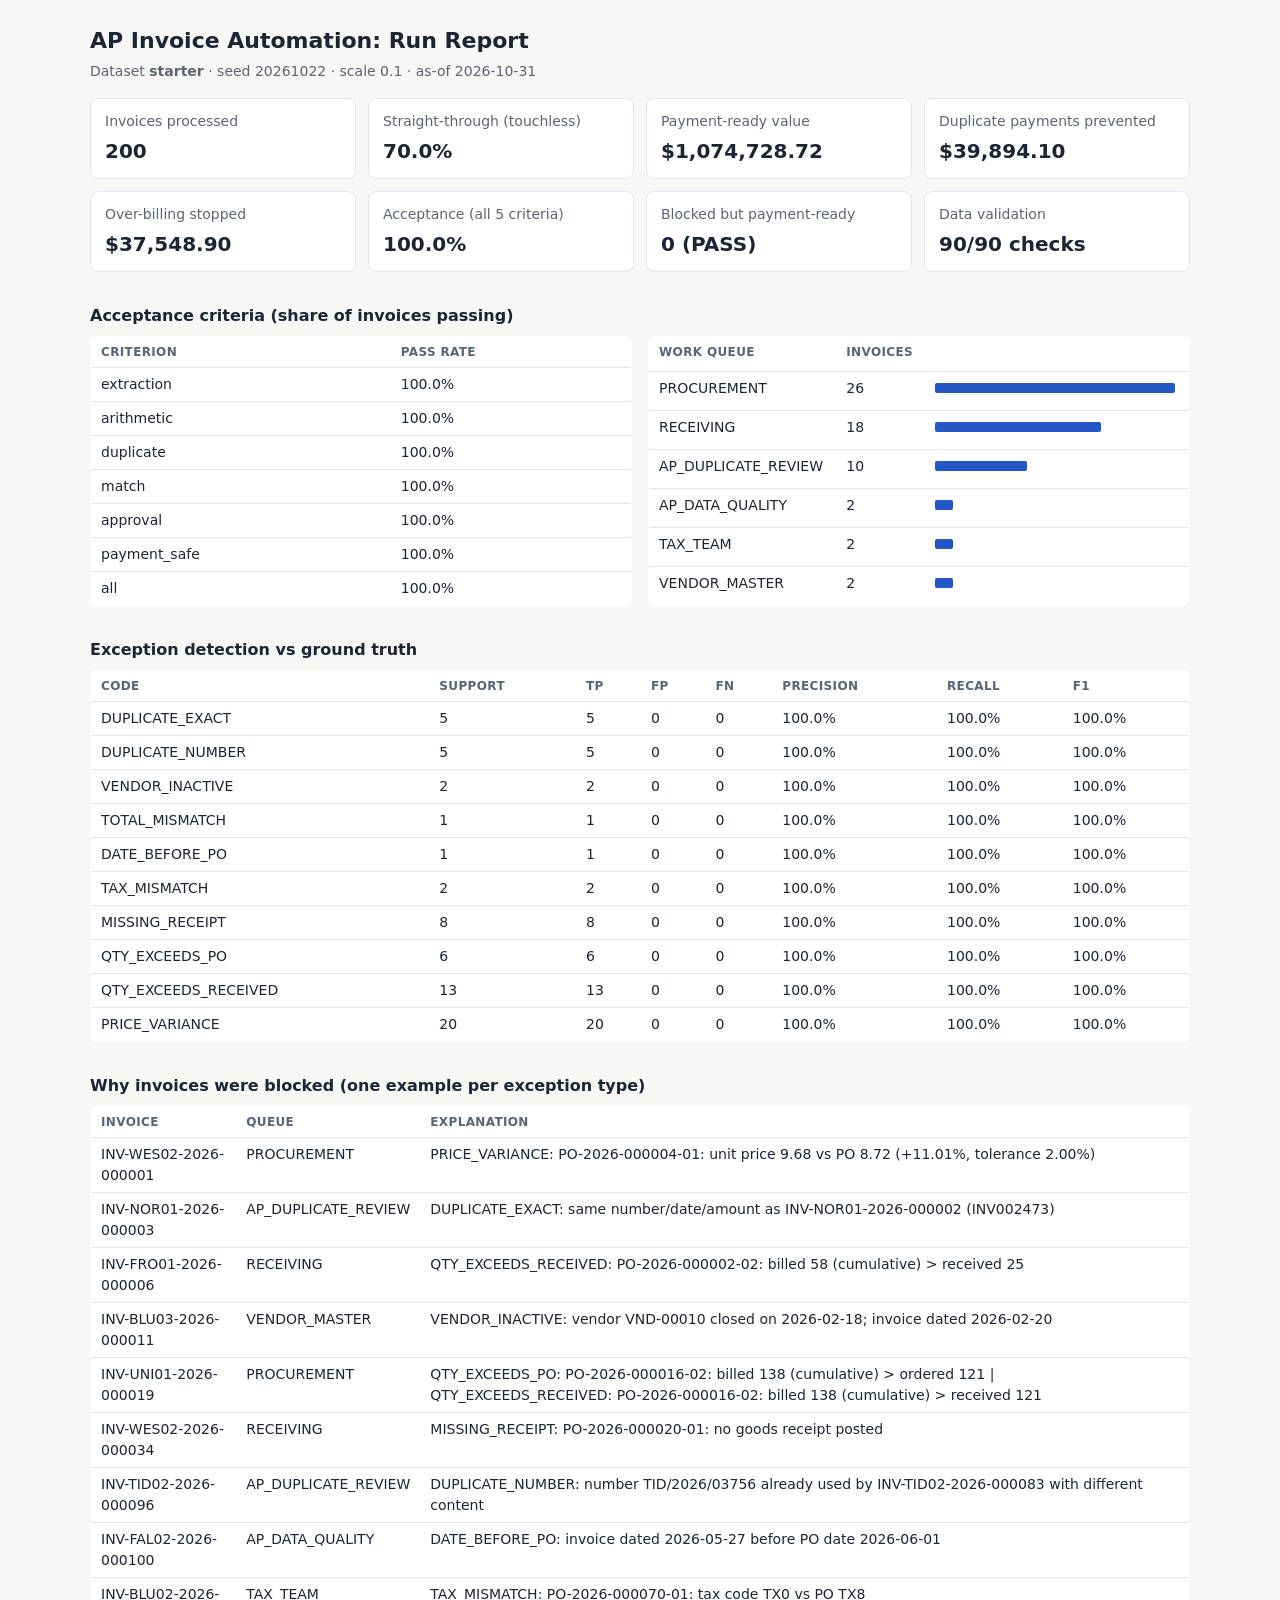
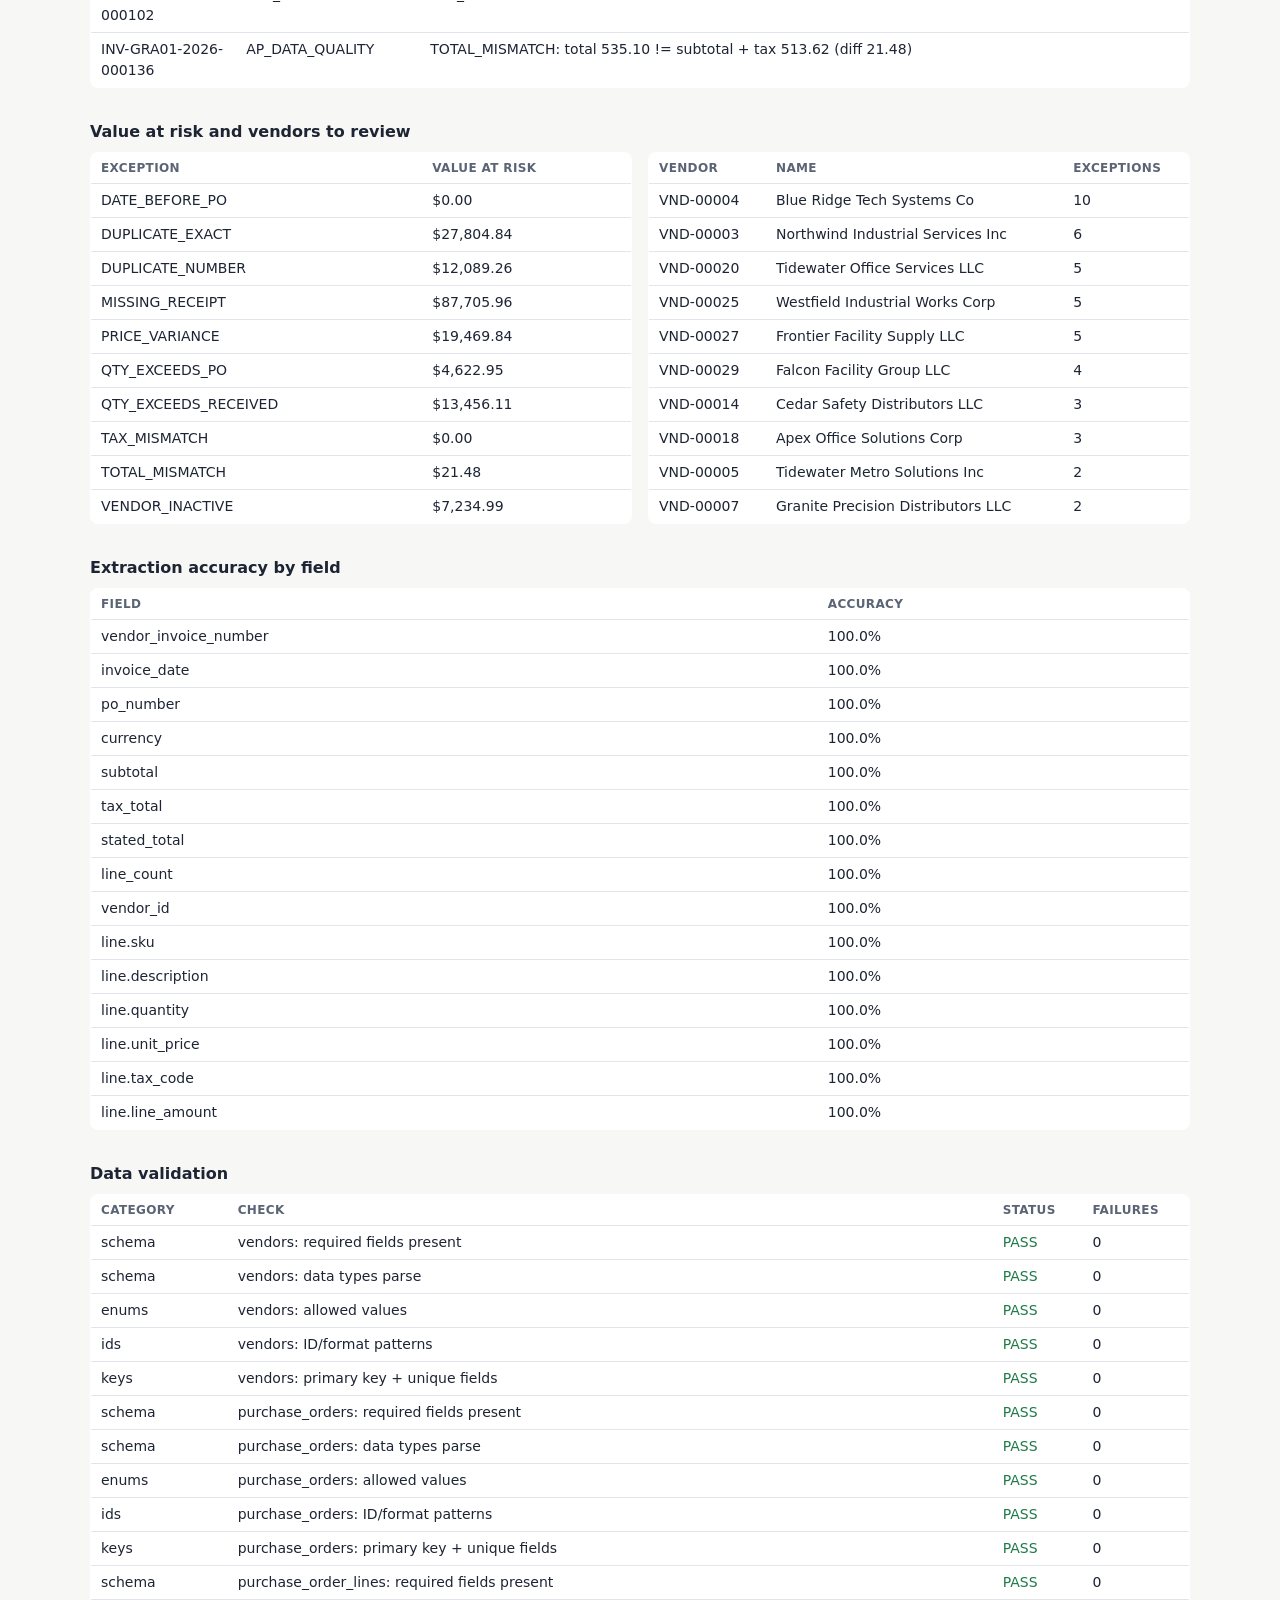
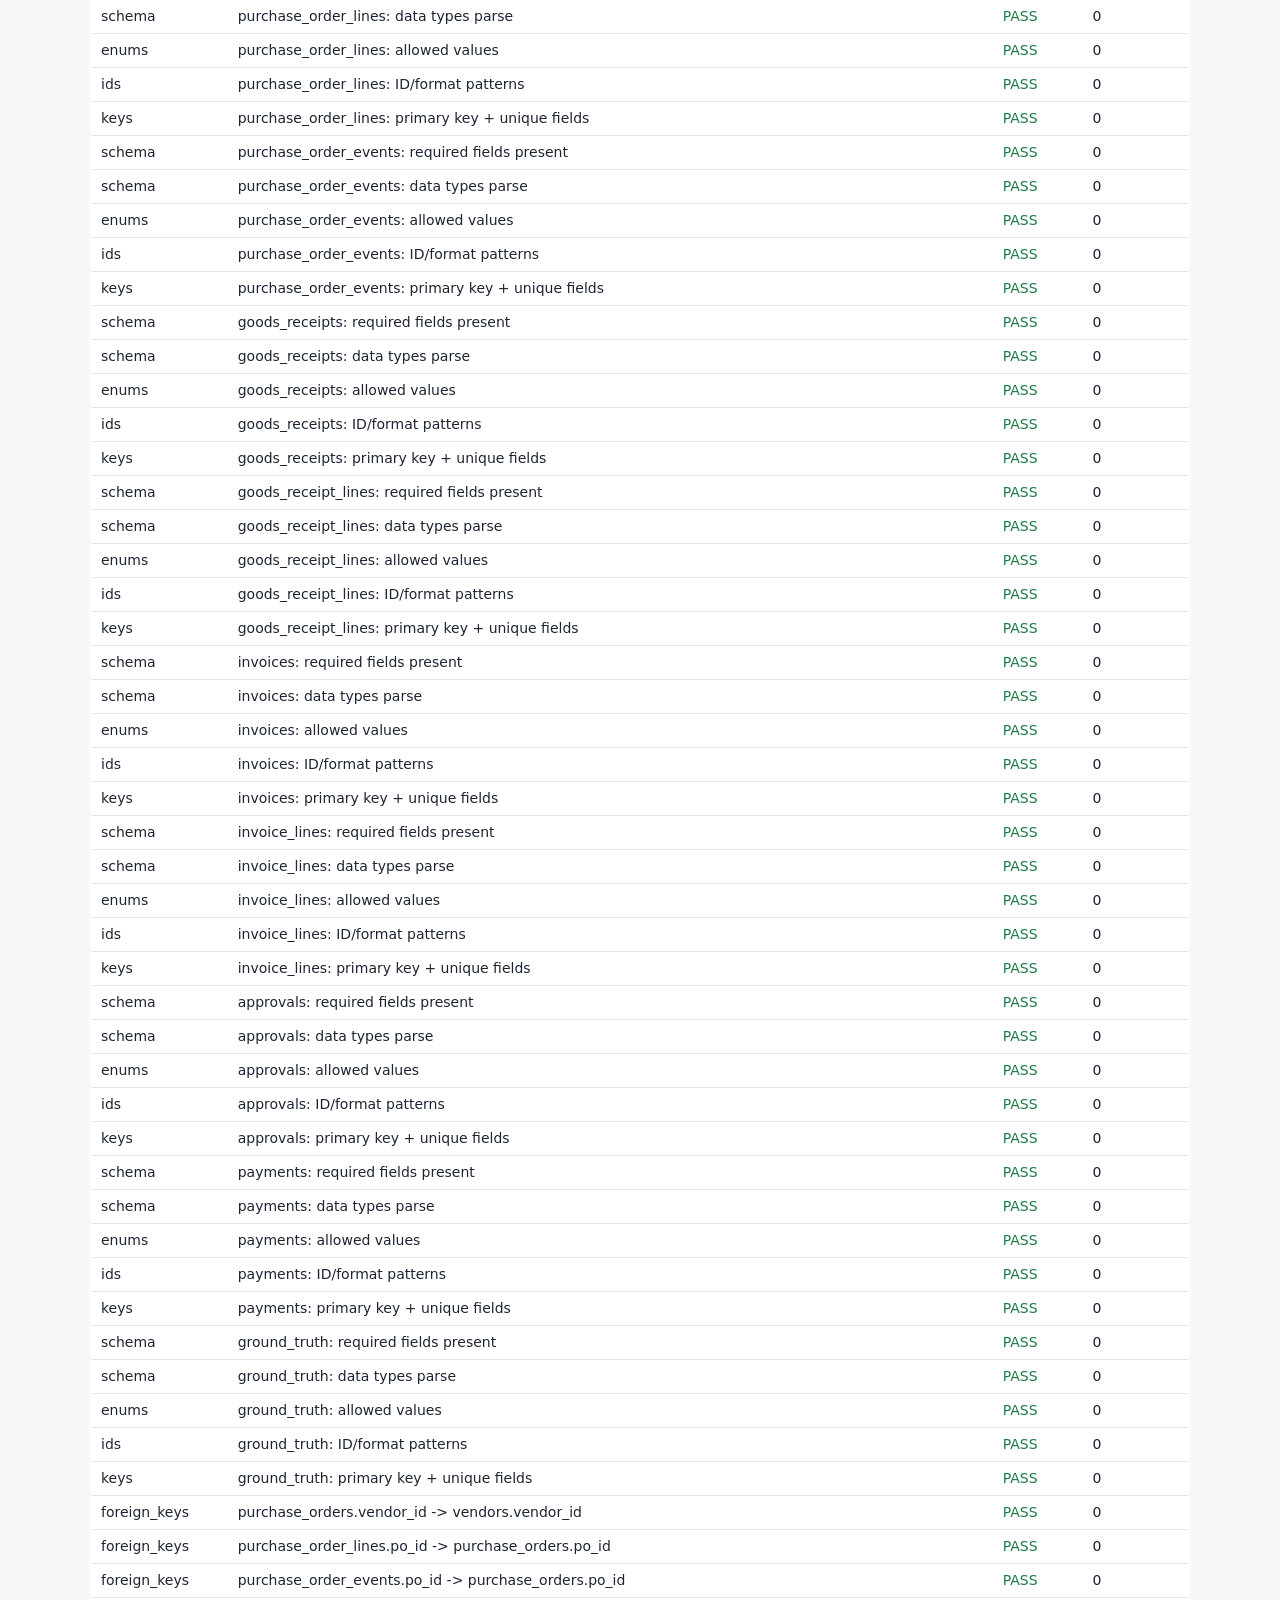
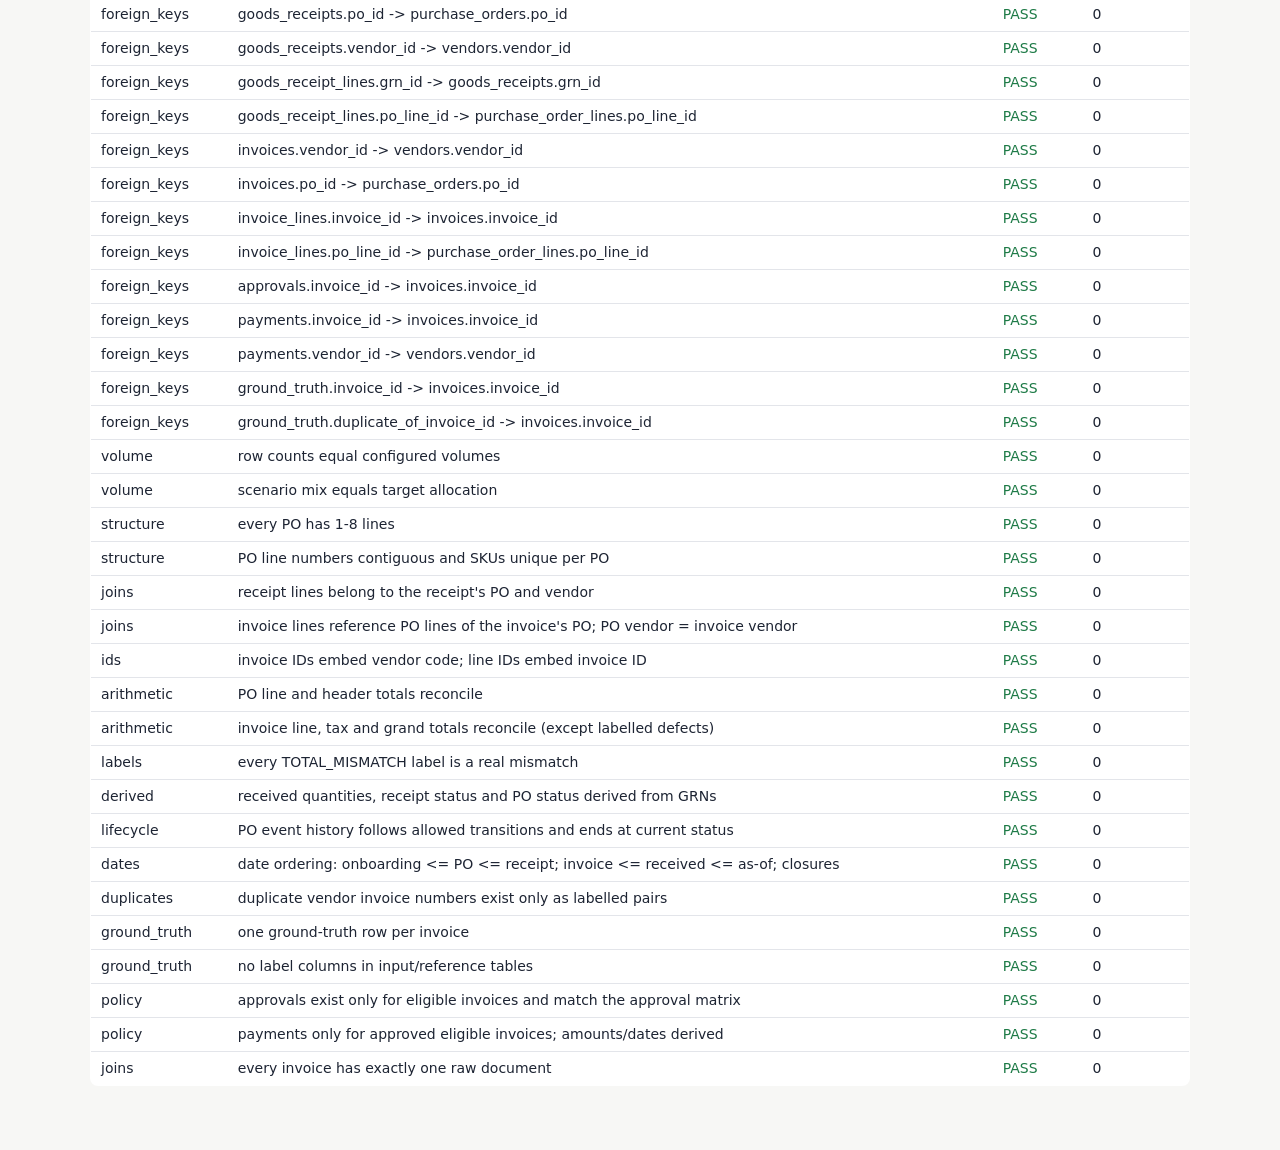
<file: output/starter/report.html>
<!DOCTYPE html>
<html lang="en"><head><meta charset="utf-8"><meta name="viewport" content="width=device-width, initial-scale=1">
<title>AP Automation Run Report</title>
<style>
:root { --bg:#f7f7f5; --card:#fff; --ink:#1d2433; --muted:#5b6475; --line:#e3e5ea; --accent:#2457c5; --ok:#1d7a46; --bad:#b42318; }
@media (prefers-color-scheme: dark) { :root { --bg:#14171d; --card:#1d2129; --ink:#e8eaee; --muted:#9aa3b2; --line:#2c323d; --accent:#7aa2ff; --ok:#4cc38a; --bad:#ff7a6e; } }
body { margin:0; font:14px/1.5 system-ui,-apple-system,Segoe UI,Roboto,sans-serif; background:var(--bg); color:var(--ink); }
main { max-width:1100px; margin:0 auto; padding:24px 16px 64px; }
h1 { font-size:22px; margin:0 0 4px; } h2 { font-size:16px; margin:32px 0 8px; }
.muted { color:var(--muted); }
.cards { display:grid; grid-template-columns:repeat(auto-fit,minmax(220px,1fr)); gap:12px; margin-top:16px; }
.card { background:var(--card); border:1px solid var(--line); border-radius:8px; padding:12px 14px; }
.card b { display:block; font-size:20px; margin-top:4px; font-variant-numeric:tabular-nums; }
table { width:100%; border-collapse:collapse; background:var(--card); border:1px solid var(--line); border-radius:8px; overflow:hidden; }
th,td { text-align:left; padding:6px 10px; border-bottom:1px solid var(--line); vertical-align:top; font-variant-numeric:tabular-nums; }
th { font-weight:600; color:var(--muted); font-size:12px; text-transform:uppercase; letter-spacing:.03em; }
.bar { display:inline-block; height:10px; background:var(--accent); border-radius:2px; }
tr.fail td { color:var(--bad); } tr.pass td:nth-child(3) { color:var(--ok); }
.grid2 { display:grid; grid-template-columns:repeat(auto-fit,minmax(320px,1fr)); gap:16px; }
.scroll { overflow-x:auto; }
</style></head><body><main>
<h1>AP Invoice Automation: Run Report</h1>
<div class="muted">Dataset <b>starter</b> · seed 20261022 · scale 0.1 · as-of 2026-10-31</div>
<div class="cards"><div class="card"><span class="muted">Invoices processed</span><b>200</b></div><div class="card"><span class="muted">Straight-through (touchless)</span><b>70.0%</b></div><div class="card"><span class="muted">Payment-ready value</span><b>$1,074,728.72</b></div><div class="card"><span class="muted">Duplicate payments prevented</span><b>$39,894.10</b></div><div class="card"><span class="muted">Over-billing stopped</span><b>$37,548.90</b></div><div class="card"><span class="muted">Acceptance (all 5 criteria)</span><b>100.0%</b></div><div class="card"><span class="muted">Blocked but payment-ready</span><b>0 (PASS)</b></div><div class="card"><span class="muted">Data validation</span><b>90/90 checks</b></div></div>

<h2>Acceptance criteria (share of invoices passing)</h2>
<div class="grid2"><table><tr><th>Criterion</th><th>Pass rate</th></tr><tr><td>extraction</td><td>100.0%</td></tr><tr><td>arithmetic</td><td>100.0%</td></tr><tr><td>duplicate</td><td>100.0%</td></tr><tr><td>match</td><td>100.0%</td></tr><tr><td>approval</td><td>100.0%</td></tr><tr><td>payment_safe</td><td>100.0%</td></tr><tr><td>all</td><td>100.0%</td></tr></table>
<table><tr><th>Work queue</th><th>Invoices</th><th></th></tr><tr><td>PROCUREMENT</td><td>26</td><td><span class="bar" style="width:240px"></span></td></tr><tr><td>RECEIVING</td><td>18</td><td><span class="bar" style="width:166px"></span></td></tr><tr><td>AP_DUPLICATE_REVIEW</td><td>10</td><td><span class="bar" style="width:92px"></span></td></tr><tr><td>AP_DATA_QUALITY</td><td>2</td><td><span class="bar" style="width:18px"></span></td></tr><tr><td>TAX_TEAM</td><td>2</td><td><span class="bar" style="width:18px"></span></td></tr><tr><td>VENDOR_MASTER</td><td>2</td><td><span class="bar" style="width:18px"></span></td></tr></table></div>

<h2>Exception detection vs ground truth</h2>
<div class="scroll"><table><tr><th>Code</th><th>Support</th><th>TP</th><th>FP</th><th>FN</th><th>Precision</th><th>Recall</th><th>F1</th></tr><tr><td>DUPLICATE_EXACT</td><td>5</td><td>5</td><td>0</td><td>0</td><td>100.0%</td><td>100.0%</td><td>100.0%</td></tr><tr><td>DUPLICATE_NUMBER</td><td>5</td><td>5</td><td>0</td><td>0</td><td>100.0%</td><td>100.0%</td><td>100.0%</td></tr><tr><td>VENDOR_INACTIVE</td><td>2</td><td>2</td><td>0</td><td>0</td><td>100.0%</td><td>100.0%</td><td>100.0%</td></tr><tr><td>TOTAL_MISMATCH</td><td>1</td><td>1</td><td>0</td><td>0</td><td>100.0%</td><td>100.0%</td><td>100.0%</td></tr><tr><td>DATE_BEFORE_PO</td><td>1</td><td>1</td><td>0</td><td>0</td><td>100.0%</td><td>100.0%</td><td>100.0%</td></tr><tr><td>TAX_MISMATCH</td><td>2</td><td>2</td><td>0</td><td>0</td><td>100.0%</td><td>100.0%</td><td>100.0%</td></tr><tr><td>MISSING_RECEIPT</td><td>8</td><td>8</td><td>0</td><td>0</td><td>100.0%</td><td>100.0%</td><td>100.0%</td></tr><tr><td>QTY_EXCEEDS_PO</td><td>6</td><td>6</td><td>0</td><td>0</td><td>100.0%</td><td>100.0%</td><td>100.0%</td></tr><tr><td>QTY_EXCEEDS_RECEIVED</td><td>13</td><td>13</td><td>0</td><td>0</td><td>100.0%</td><td>100.0%</td><td>100.0%</td></tr><tr><td>PRICE_VARIANCE</td><td>20</td><td>20</td><td>0</td><td>0</td><td>100.0%</td><td>100.0%</td><td>100.0%</td></tr></table></div>

<h2>Why invoices were blocked (one example per exception type)</h2>
<div class="scroll"><table><tr><th>Invoice</th><th>Queue</th><th>Explanation</th></tr><tr><td>INV-WES02-2026-000001</td><td>PROCUREMENT</td><td>PRICE_VARIANCE: PO-2026-000004-01: unit price 9.68 vs PO 8.72 (+11.01%, tolerance 2.00%)</td></tr><tr><td>INV-NOR01-2026-000003</td><td>AP_DUPLICATE_REVIEW</td><td>DUPLICATE_EXACT: same number/date/amount as INV-NOR01-2026-000002 (INV002473)</td></tr><tr><td>INV-FRO01-2026-000006</td><td>RECEIVING</td><td>QTY_EXCEEDS_RECEIVED: PO-2026-000002-02: billed 58 (cumulative) &gt; received 25</td></tr><tr><td>INV-BLU03-2026-000011</td><td>VENDOR_MASTER</td><td>VENDOR_INACTIVE: vendor VND-00010 closed on 2026-02-18; invoice dated 2026-02-20</td></tr><tr><td>INV-UNI01-2026-000019</td><td>PROCUREMENT</td><td>QTY_EXCEEDS_PO: PO-2026-000016-02: billed 138 (cumulative) &gt; ordered 121 | QTY_EXCEEDS_RECEIVED: PO-2026-000016-02: billed 138 (cumulative) &gt; received 121</td></tr><tr><td>INV-WES02-2026-000034</td><td>RECEIVING</td><td>MISSING_RECEIPT: PO-2026-000020-01: no goods receipt posted</td></tr><tr><td>INV-TID02-2026-000096</td><td>AP_DUPLICATE_REVIEW</td><td>DUPLICATE_NUMBER: number TID/2026/03756 already used by INV-TID02-2026-000083 with different content</td></tr><tr><td>INV-FAL02-2026-000100</td><td>AP_DATA_QUALITY</td><td>DATE_BEFORE_PO: invoice dated 2026-05-27 before PO date 2026-06-01</td></tr><tr><td>INV-BLU02-2026-000102</td><td>TAX_TEAM</td><td>TAX_MISMATCH: PO-2026-000070-01: tax code TX0 vs PO TX8</td></tr><tr><td>INV-GRA01-2026-000136</td><td>AP_DATA_QUALITY</td><td>TOTAL_MISMATCH: total 535.10 != subtotal + tax 513.62 (diff 21.48)</td></tr></table></div>

<h2>Value at risk and vendors to review</h2>
<div class="grid2"><table><tr><th>Exception</th><th>Value at risk</th></tr><tr><td>DATE_BEFORE_PO</td><td>$0.00</td></tr><tr><td>DUPLICATE_EXACT</td><td>$27,804.84</td></tr><tr><td>DUPLICATE_NUMBER</td><td>$12,089.26</td></tr><tr><td>MISSING_RECEIPT</td><td>$87,705.96</td></tr><tr><td>PRICE_VARIANCE</td><td>$19,469.84</td></tr><tr><td>QTY_EXCEEDS_PO</td><td>$4,622.95</td></tr><tr><td>QTY_EXCEEDS_RECEIVED</td><td>$13,456.11</td></tr><tr><td>TAX_MISMATCH</td><td>$0.00</td></tr><tr><td>TOTAL_MISMATCH</td><td>$21.48</td></tr><tr><td>VENDOR_INACTIVE</td><td>$7,234.99</td></tr></table>
<table><tr><th>Vendor</th><th>Name</th><th>Exceptions</th></tr><tr><td>VND-00004</td><td>Blue Ridge Tech Systems Co</td><td>10</td></tr><tr><td>VND-00003</td><td>Northwind Industrial Services Inc</td><td>6</td></tr><tr><td>VND-00020</td><td>Tidewater Office Services LLC</td><td>5</td></tr><tr><td>VND-00025</td><td>Westfield Industrial Works Corp</td><td>5</td></tr><tr><td>VND-00027</td><td>Frontier Facility Supply LLC</td><td>5</td></tr><tr><td>VND-00029</td><td>Falcon Facility Group LLC</td><td>4</td></tr><tr><td>VND-00014</td><td>Cedar Safety Distributors LLC</td><td>3</td></tr><tr><td>VND-00018</td><td>Apex Office Solutions Corp</td><td>3</td></tr><tr><td>VND-00005</td><td>Tidewater Metro Solutions Inc</td><td>2</td></tr><tr><td>VND-00007</td><td>Granite Precision Distributors LLC</td><td>2</td></tr></table></div>

<h2>Extraction accuracy by field</h2>
<table><tr><th>Field</th><th>Accuracy</th></tr><tr><td>vendor_invoice_number</td><td>100.0%</td></tr><tr><td>invoice_date</td><td>100.0%</td></tr><tr><td>po_number</td><td>100.0%</td></tr><tr><td>currency</td><td>100.0%</td></tr><tr><td>subtotal</td><td>100.0%</td></tr><tr><td>tax_total</td><td>100.0%</td></tr><tr><td>stated_total</td><td>100.0%</td></tr><tr><td>line_count</td><td>100.0%</td></tr><tr><td>vendor_id</td><td>100.0%</td></tr><tr><td>line.sku</td><td>100.0%</td></tr><tr><td>line.description</td><td>100.0%</td></tr><tr><td>line.quantity</td><td>100.0%</td></tr><tr><td>line.unit_price</td><td>100.0%</td></tr><tr><td>line.tax_code</td><td>100.0%</td></tr><tr><td>line.line_amount</td><td>100.0%</td></tr></table>

<h2>Data validation</h2>
<div class="scroll"><table><tr><th>Category</th><th>Check</th><th>Status</th><th>Failures</th></tr><tr class='pass'><td>schema</td><td>vendors: required fields present</td><td>PASS</td><td>0</td></tr><tr class='pass'><td>schema</td><td>vendors: data types parse</td><td>PASS</td><td>0</td></tr><tr class='pass'><td>enums</td><td>vendors: allowed values</td><td>PASS</td><td>0</td></tr><tr class='pass'><td>ids</td><td>vendors: ID/format patterns</td><td>PASS</td><td>0</td></tr><tr class='pass'><td>keys</td><td>vendors: primary key + unique fields</td><td>PASS</td><td>0</td></tr><tr class='pass'><td>schema</td><td>purchase_orders: required fields present</td><td>PASS</td><td>0</td></tr><tr class='pass'><td>schema</td><td>purchase_orders: data types parse</td><td>PASS</td><td>0</td></tr><tr class='pass'><td>enums</td><td>purchase_orders: allowed values</td><td>PASS</td><td>0</td></tr><tr class='pass'><td>ids</td><td>purchase_orders: ID/format patterns</td><td>PASS</td><td>0</td></tr><tr class='pass'><td>keys</td><td>purchase_orders: primary key + unique fields</td><td>PASS</td><td>0</td></tr><tr class='pass'><td>schema</td><td>purchase_order_lines: required fields present</td><td>PASS</td><td>0</td></tr><tr class='pass'><td>schema</td><td>purchase_order_lines: data types parse</td><td>PASS</td><td>0</td></tr><tr class='pass'><td>enums</td><td>purchase_order_lines: allowed values</td><td>PASS</td><td>0</td></tr><tr class='pass'><td>ids</td><td>purchase_order_lines: ID/format patterns</td><td>PASS</td><td>0</td></tr><tr class='pass'><td>keys</td><td>purchase_order_lines: primary key + unique fields</td><td>PASS</td><td>0</td></tr><tr class='pass'><td>schema</td><td>purchase_order_events: required fields present</td><td>PASS</td><td>0</td></tr><tr class='pass'><td>schema</td><td>purchase_order_events: data types parse</td><td>PASS</td><td>0</td></tr><tr class='pass'><td>enums</td><td>purchase_order_events: allowed values</td><td>PASS</td><td>0</td></tr><tr class='pass'><td>ids</td><td>purchase_order_events: ID/format patterns</td><td>PASS</td><td>0</td></tr><tr class='pass'><td>keys</td><td>purchase_order_events: primary key + unique fields</td><td>PASS</td><td>0</td></tr><tr class='pass'><td>schema</td><td>goods_receipts: required fields present</td><td>PASS</td><td>0</td></tr><tr class='pass'><td>schema</td><td>goods_receipts: data types parse</td><td>PASS</td><td>0</td></tr><tr class='pass'><td>enums</td><td>goods_receipts: allowed values</td><td>PASS</td><td>0</td></tr><tr class='pass'><td>ids</td><td>goods_receipts: ID/format patterns</td><td>PASS</td><td>0</td></tr><tr class='pass'><td>keys</td><td>goods_receipts: primary key + unique fields</td><td>PASS</td><td>0</td></tr><tr class='pass'><td>schema</td><td>goods_receipt_lines: required fields present</td><td>PASS</td><td>0</td></tr><tr class='pass'><td>schema</td><td>goods_receipt_lines: data types parse</td><td>PASS</td><td>0</td></tr><tr class='pass'><td>enums</td><td>goods_receipt_lines: allowed values</td><td>PASS</td><td>0</td></tr><tr class='pass'><td>ids</td><td>goods_receipt_lines: ID/format patterns</td><td>PASS</td><td>0</td></tr><tr class='pass'><td>keys</td><td>goods_receipt_lines: primary key + unique fields</td><td>PASS</td><td>0</td></tr><tr class='pass'><td>schema</td><td>invoices: required fields present</td><td>PASS</td><td>0</td></tr><tr class='pass'><td>schema</td><td>invoices: data types parse</td><td>PASS</td><td>0</td></tr><tr class='pass'><td>enums</td><td>invoices: allowed values</td><td>PASS</td><td>0</td></tr><tr class='pass'><td>ids</td><td>invoices: ID/format patterns</td><td>PASS</td><td>0</td></tr><tr class='pass'><td>keys</td><td>invoices: primary key + unique fields</td><td>PASS</td><td>0</td></tr><tr class='pass'><td>schema</td><td>invoice_lines: required fields present</td><td>PASS</td><td>0</td></tr><tr class='pass'><td>schema</td><td>invoice_lines: data types parse</td><td>PASS</td><td>0</td></tr><tr class='pass'><td>enums</td><td>invoice_lines: allowed values</td><td>PASS</td><td>0</td></tr><tr class='pass'><td>ids</td><td>invoice_lines: ID/format patterns</td><td>PASS</td><td>0</td></tr><tr class='pass'><td>keys</td><td>invoice_lines: primary key + unique fields</td><td>PASS</td><td>0</td></tr><tr class='pass'><td>schema</td><td>approvals: required fields present</td><td>PASS</td><td>0</td></tr><tr class='pass'><td>schema</td><td>approvals: data types parse</td><td>PASS</td><td>0</td></tr><tr class='pass'><td>enums</td><td>approvals: allowed values</td><td>PASS</td><td>0</td></tr><tr class='pass'><td>ids</td><td>approvals: ID/format patterns</td><td>PASS</td><td>0</td></tr><tr class='pass'><td>keys</td><td>approvals: primary key + unique fields</td><td>PASS</td><td>0</td></tr><tr class='pass'><td>schema</td><td>payments: required fields present</td><td>PASS</td><td>0</td></tr><tr class='pass'><td>schema</td><td>payments: data types parse</td><td>PASS</td><td>0</td></tr><tr class='pass'><td>enums</td><td>payments: allowed values</td><td>PASS</td><td>0</td></tr><tr class='pass'><td>ids</td><td>payments: ID/format patterns</td><td>PASS</td><td>0</td></tr><tr class='pass'><td>keys</td><td>payments: primary key + unique fields</td><td>PASS</td><td>0</td></tr><tr class='pass'><td>schema</td><td>ground_truth: required fields present</td><td>PASS</td><td>0</td></tr><tr class='pass'><td>schema</td><td>ground_truth: data types parse</td><td>PASS</td><td>0</td></tr><tr class='pass'><td>enums</td><td>ground_truth: allowed values</td><td>PASS</td><td>0</td></tr><tr class='pass'><td>ids</td><td>ground_truth: ID/format patterns</td><td>PASS</td><td>0</td></tr><tr class='pass'><td>keys</td><td>ground_truth: primary key + unique fields</td><td>PASS</td><td>0</td></tr><tr class='pass'><td>foreign_keys</td><td>purchase_orders.vendor_id -&gt; vendors.vendor_id</td><td>PASS</td><td>0</td></tr><tr class='pass'><td>foreign_keys</td><td>purchase_order_lines.po_id -&gt; purchase_orders.po_id</td><td>PASS</td><td>0</td></tr><tr class='pass'><td>foreign_keys</td><td>purchase_order_events.po_id -&gt; purchase_orders.po_id</td><td>PASS</td><td>0</td></tr><tr class='pass'><td>foreign_keys</td><td>goods_receipts.po_id -&gt; purchase_orders.po_id</td><td>PASS</td><td>0</td></tr><tr class='pass'><td>foreign_keys</td><td>goods_receipts.vendor_id -&gt; vendors.vendor_id</td><td>PASS</td><td>0</td></tr><tr class='pass'><td>foreign_keys</td><td>goods_receipt_lines.grn_id -&gt; goods_receipts.grn_id</td><td>PASS</td><td>0</td></tr><tr class='pass'><td>foreign_keys</td><td>goods_receipt_lines.po_line_id -&gt; purchase_order_lines.po_line_id</td><td>PASS</td><td>0</td></tr><tr class='pass'><td>foreign_keys</td><td>invoices.vendor_id -&gt; vendors.vendor_id</td><td>PASS</td><td>0</td></tr><tr class='pass'><td>foreign_keys</td><td>invoices.po_id -&gt; purchase_orders.po_id</td><td>PASS</td><td>0</td></tr><tr class='pass'><td>foreign_keys</td><td>invoice_lines.invoice_id -&gt; invoices.invoice_id</td><td>PASS</td><td>0</td></tr><tr class='pass'><td>foreign_keys</td><td>invoice_lines.po_line_id -&gt; purchase_order_lines.po_line_id</td><td>PASS</td><td>0</td></tr><tr class='pass'><td>foreign_keys</td><td>approvals.invoice_id -&gt; invoices.invoice_id</td><td>PASS</td><td>0</td></tr><tr class='pass'><td>foreign_keys</td><td>payments.invoice_id -&gt; invoices.invoice_id</td><td>PASS</td><td>0</td></tr><tr class='pass'><td>foreign_keys</td><td>payments.vendor_id -&gt; vendors.vendor_id</td><td>PASS</td><td>0</td></tr><tr class='pass'><td>foreign_keys</td><td>ground_truth.invoice_id -&gt; invoices.invoice_id</td><td>PASS</td><td>0</td></tr><tr class='pass'><td>foreign_keys</td><td>ground_truth.duplicate_of_invoice_id -&gt; invoices.invoice_id</td><td>PASS</td><td>0</td></tr><tr class='pass'><td>volume</td><td>row counts equal configured volumes</td><td>PASS</td><td>0</td></tr><tr class='pass'><td>volume</td><td>scenario mix equals target allocation</td><td>PASS</td><td>0</td></tr><tr class='pass'><td>structure</td><td>every PO has 1-8 lines</td><td>PASS</td><td>0</td></tr><tr class='pass'><td>structure</td><td>PO line numbers contiguous and SKUs unique per PO</td><td>PASS</td><td>0</td></tr><tr class='pass'><td>joins</td><td>receipt lines belong to the receipt&#x27;s PO and vendor</td><td>PASS</td><td>0</td></tr><tr class='pass'><td>joins</td><td>invoice lines reference PO lines of the invoice&#x27;s PO; PO vendor = invoice vendor</td><td>PASS</td><td>0</td></tr><tr class='pass'><td>ids</td><td>invoice IDs embed vendor code; line IDs embed invoice ID</td><td>PASS</td><td>0</td></tr><tr class='pass'><td>arithmetic</td><td>PO line and header totals reconcile</td><td>PASS</td><td>0</td></tr><tr class='pass'><td>arithmetic</td><td>invoice line, tax and grand totals reconcile (except labelled defects)</td><td>PASS</td><td>0</td></tr><tr class='pass'><td>labels</td><td>every TOTAL_MISMATCH label is a real mismatch</td><td>PASS</td><td>0</td></tr><tr class='pass'><td>derived</td><td>received quantities, receipt status and PO status derived from GRNs</td><td>PASS</td><td>0</td></tr><tr class='pass'><td>lifecycle</td><td>PO event history follows allowed transitions and ends at current status</td><td>PASS</td><td>0</td></tr><tr class='pass'><td>dates</td><td>date ordering: onboarding &lt;= PO &lt;= receipt; invoice &lt;= received &lt;= as-of; closures</td><td>PASS</td><td>0</td></tr><tr class='pass'><td>duplicates</td><td>duplicate vendor invoice numbers exist only as labelled pairs</td><td>PASS</td><td>0</td></tr><tr class='pass'><td>ground_truth</td><td>one ground-truth row per invoice</td><td>PASS</td><td>0</td></tr><tr class='pass'><td>ground_truth</td><td>no label columns in input/reference tables</td><td>PASS</td><td>0</td></tr><tr class='pass'><td>policy</td><td>approvals exist only for eligible invoices and match the approval matrix</td><td>PASS</td><td>0</td></tr><tr class='pass'><td>policy</td><td>payments only for approved eligible invoices; amounts/dates derived</td><td>PASS</td><td>0</td></tr><tr class='pass'><td>joins</td><td>every invoice has exactly one raw document</td><td>PASS</td><td>0</td></tr></table></div>
</main></body></html>
</file>
